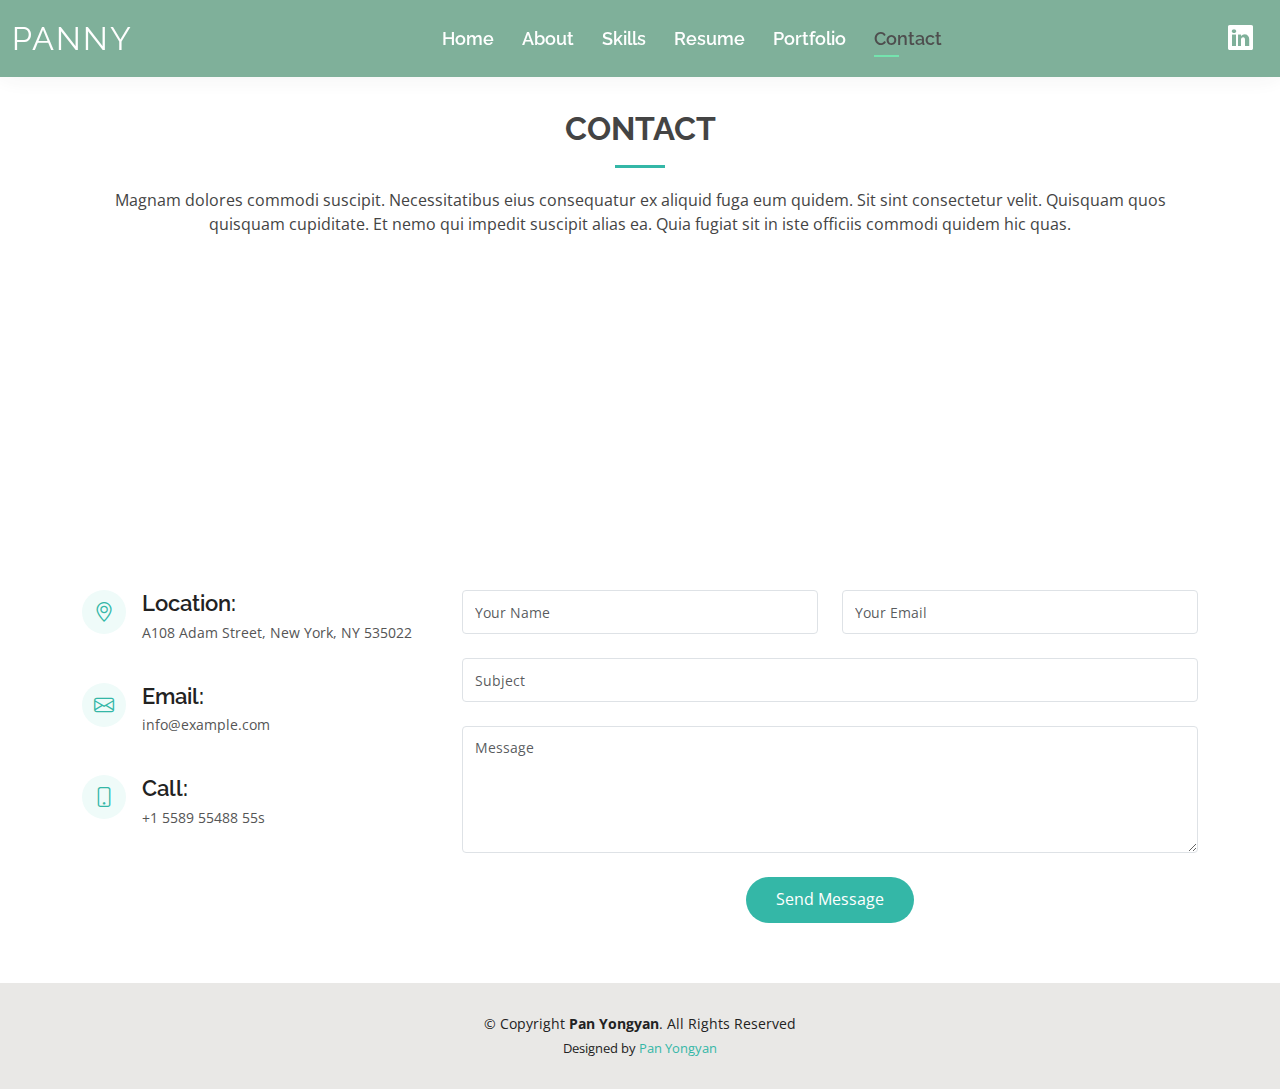
<file: contact.html>
<!DOCTYPE html>
<html lang="en">

<head>
  <meta charset="utf-8">
  <meta content="width=device-width, initial-scale=1.0" name="viewport">

  <title>Contact - Pan Yongyan</title>
  <meta content="" name="description">
  <meta content="" name="keywords">

  <!-- Favicons -->
  <link href="assets/img/favicon.png" rel="icon">
  <link href="assets/img/apple-touch-icon.png" rel="apple-touch-icon">

  <!-- Google Fonts -->
  <link href="https://fonts.googleapis.com/css?family=Open+Sans:300,300i,400,400i,600,600i,700,700i|Raleway:300,300i,400,400i,500,500i,600,600i,700,700i|Poppins:300,300i,400,400i,500,500i,600,600i,700,700i" rel="stylesheet">

  <!-- Vendor CSS Files -->
  <link href="assets/vendor/aos/aos.css" rel="stylesheet">
  <link href="assets/vendor/bootstrap/css/bootstrap.min.css" rel="stylesheet">
  <link href="assets/vendor/bootstrap-icons/bootstrap-icons.css" rel="stylesheet">
  <link href="assets/vendor/boxicons/css/boxicons.min.css" rel="stylesheet">
  <link href="assets/vendor/glightbox/css/glightbox.min.css" rel="stylesheet">
  <link href="assets/vendor/swiper/swiper-bundle.min.css" rel="stylesheet">

  <!-- Template Main CSS File -->
  <link href="assets/css/style.css" rel="stylesheet">

  <!-- =======================================================
  * Template Name: Kelly
  * Template URL: https://bootstrapmade.com/kelly-free-bootstrap-cv-resume-html-template/
  * Updated: Mar 17 2024 with Bootstrap v5.3.3
  * Author: BootstrapMade.com
  * License: https://bootstrapmade.com/license/
  ======================================================== -->
</head>

<body>

  <!-- ======= Header ======= -->
  <header id="header" class="fixed-top">
    <div class="container-fluid d-flex justify-content-between align-items-center">

      <h1 class="logo me-auto me-lg-0"><a href="index.html">PANNY</a></h1>
      <!-- Uncomment below if you prefer to use an image logo -->
      <!-- <a href="index.html" class="logo"><img src="assets/img/logo.png" alt="" class="img-fluid"></a>-->

      <nav id="navbar" class="navbar order-last order-lg-0">
        <ul>
          <li><a href="index.html">Home</a></li>
          <li><a href="about.html">About</a></li>
          <li><a href="skills.html">Skills</a></li>
          <li><a href="resume.html">Resume</a></li>
          <li><a href="portfolio.html">Portfolio</a></li>
          <li><a class="active" href="contact.html">Contact</a></li>
        </ul>
        <i class="bi bi-list mobile-nav-toggle"></i>
      </nav><!-- .navbar -->

      <div class="header-social-links">
        <a href="https://www.linkedin.com/in/yongyan-pan-8737632ab/" class="linkedin"><i class="bi bi-linkedin"></i></i></a>
      </div>

    </div>

  </header><!-- End Header -->

  <main id="main">

    <!-- ======= Contact Section ======= -->
    <section id="contact" class="contact">
      <div class="container" data-aos="fade-up">

        <div class="section-title">
          <h2>Contact</h2>
          <p>Magnam dolores commodi suscipit. Necessitatibus eius consequatur ex aliquid fuga eum quidem. Sit sint consectetur velit. Quisquam quos quisquam cupiditate. Et nemo qui impedit suscipit alias ea. Quia fugiat sit in iste officiis commodi quidem hic quas.</p>
        </div>

        <div>
          <iframe style="border:0; width: 100%; height: 270px;" src="https://www.google.com/maps/embed?pb=!1m14!1m8!1m3!1d12097.433213460943!2d-74.0062269!3d40.7101282!3m2!1i1024!2i768!4f13.1!3m3!1m2!1s0x0%3A0xb89d1fe6bc499443!2sDowntown+Conference+Center!5e0!3m2!1smk!2sbg!4v1539943755621" frameborder="0" allowfullscreen></iframe>
        </div>

        <div class="row mt-5">

          <div class="col-lg-4">
            <div class="info">
              <div class="address">
                <i class="bi bi-geo-alt"></i>
                <h4>Location:</h4>
                <p>A108 Adam Street, New York, NY 535022</p>
              </div>

              <div class="email">
                <i class="bi bi-envelope"></i>
                <h4>Email:</h4>
                <p>info@example.com</p>
              </div>

              <div class="phone">
                <i class="bi bi-phone"></i>
                <h4>Call:</h4>
                <p>+1 5589 55488 55s</p>
              </div>

            </div>

          </div>

          <div class="col-lg-8 mt-5 mt-lg-0">

            <form action="forms/contact.php" method="post" role="form" class="php-email-form">
              <div class="row">
                <div class="col-md-6 form-group">
                  <input type="text" name="name" class="form-control" id="name" placeholder="Your Name" required>
                </div>
                <div class="col-md-6 form-group mt-3 mt-md-0">
                  <input type="email" class="form-control" name="email" id="email" placeholder="Your Email" required>
                </div>
              </div>
              <div class="form-group mt-3">
                <input type="text" class="form-control" name="subject" id="subject" placeholder="Subject" required>
              </div>
              <div class="form-group mt-3">
                <textarea class="form-control" name="message" rows="5" placeholder="Message" required></textarea>
              </div>
              <div class="my-3">
                <div class="loading">Loading</div>
                <div class="error-message"></div>
                <div class="sent-message">Your message has been sent. Thank you!</div>
              </div>
              <div class="text-center"><button type="submit">Send Message</button></div>
            </form>

          </div>

        </div>

      </div>
    </section><!-- End Contact Section -->

  </main><!-- End #main -->

  <!-- ======= Footer ======= -->
  <footer id="footer">
    <div class="container">
      <div class="copyright">
        &copy; Copyright <strong><span>Pan Yongyan</span></strong>. All Rights Reserved
      </div>
      <div class="credits">
        <!-- All the links in the footer should remain intact. -->
        <!-- You can delete the links only if you purchased the pro version. -->
        <!-- Licensing information: https://bootstrapmade.com/license/ -->
        <!-- Purchase the pro version with working PHP/AJAX contact form: https://bootstrapmade.com/kelly-free-bootstrap-cv-resume-html-template/ -->
        Designed by <a href="https://bootstrapmade.com/">Pan Yongyan</a>
      </div>
    </div>
  </footer><!-- End  Footer -->

  <div id="preloader"></div>
  <a href="#" class="back-to-top d-flex align-items-center justify-content-center"><i class="bi bi-arrow-up-short"></i></a>

  <!-- Vendor JS Files -->
  <script src="assets/vendor/purecounter/purecounter_vanilla.js"></script>
  <script src="assets/vendor/aos/aos.js"></script>
  <script src="assets/vendor/bootstrap/js/bootstrap.bundle.min.js"></script>
  <script src="assets/vendor/glightbox/js/glightbox.min.js"></script>
  <script src="assets/vendor/isotope-layout/isotope.pkgd.min.js"></script>
  <script src="assets/vendor/swiper/swiper-bundle.min.js"></script>
  <script src="assets/vendor/waypoints/noframework.waypoints.js"></script>
  <script src="assets/vendor/php-email-form/validate.js"></script>

  <!-- Template Main JS File -->
  <script src="assets/js/main.js"></script>

</body>

</html>
</file>
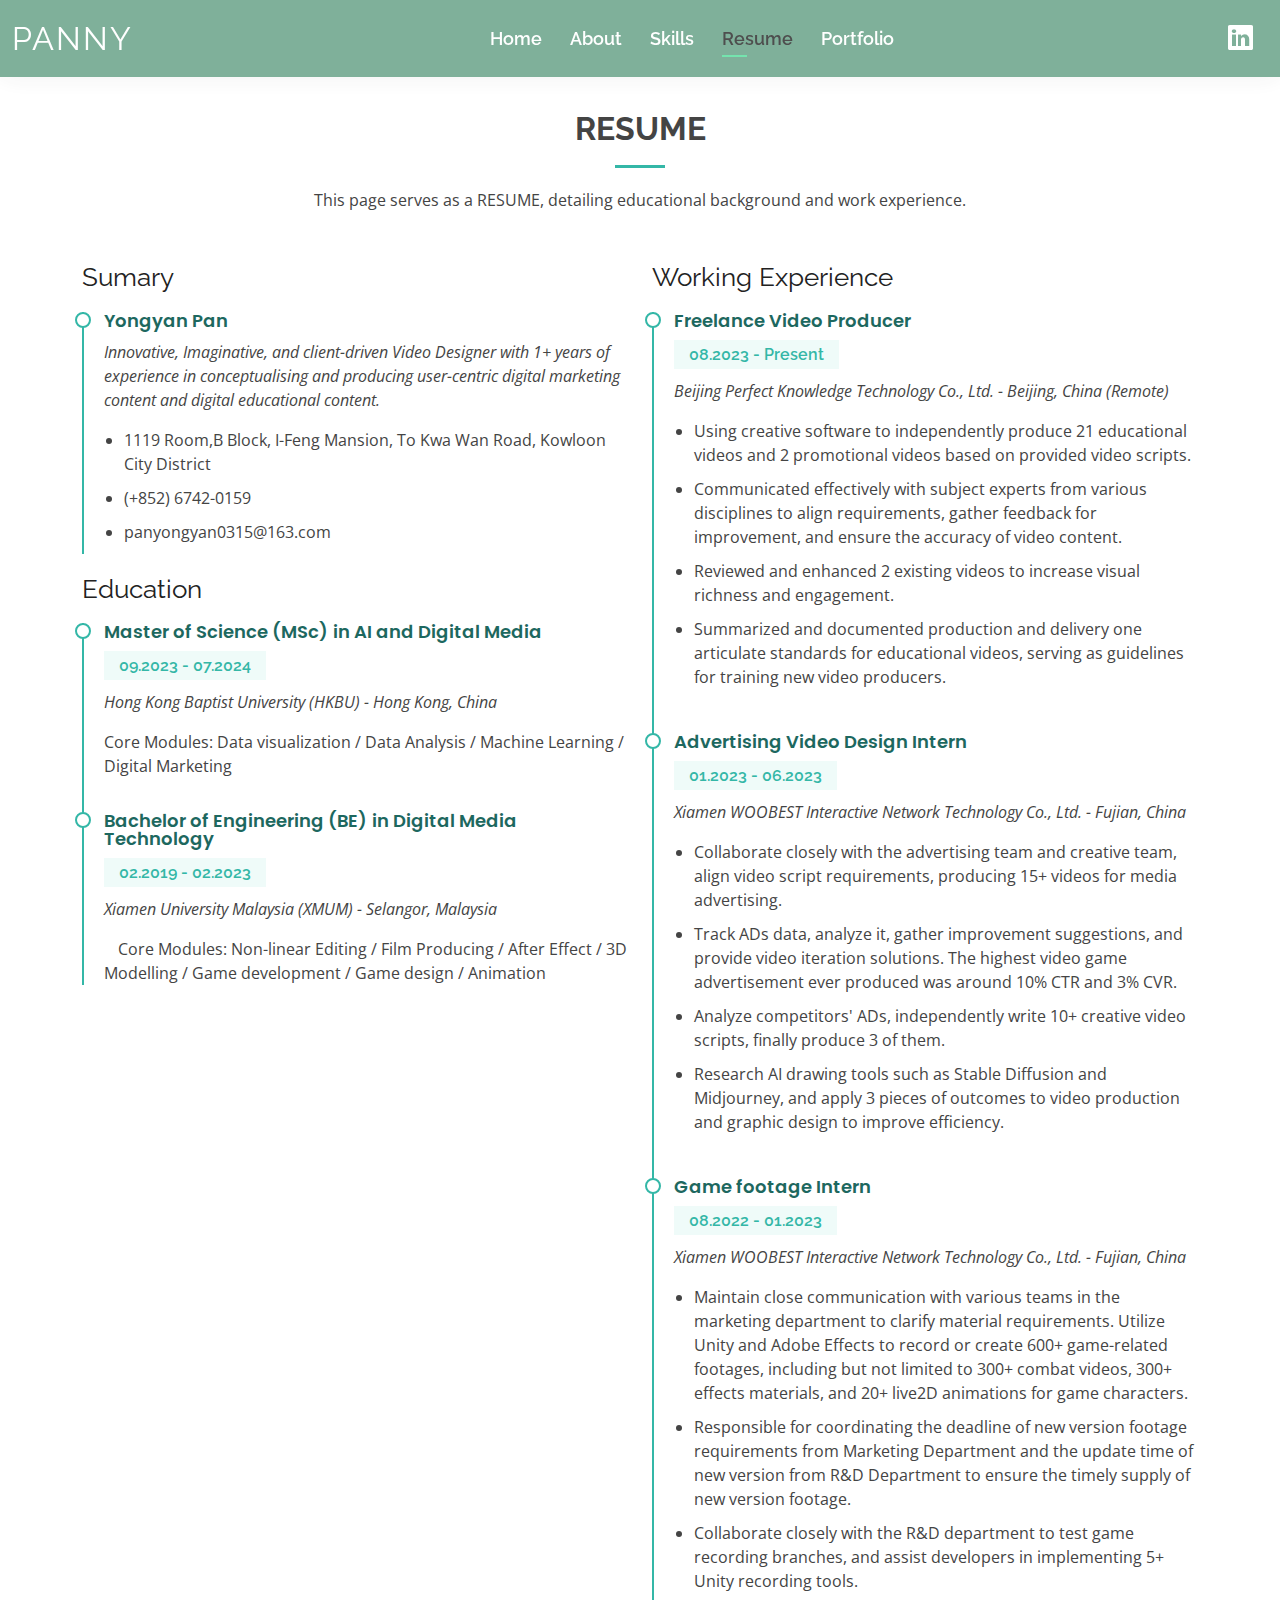
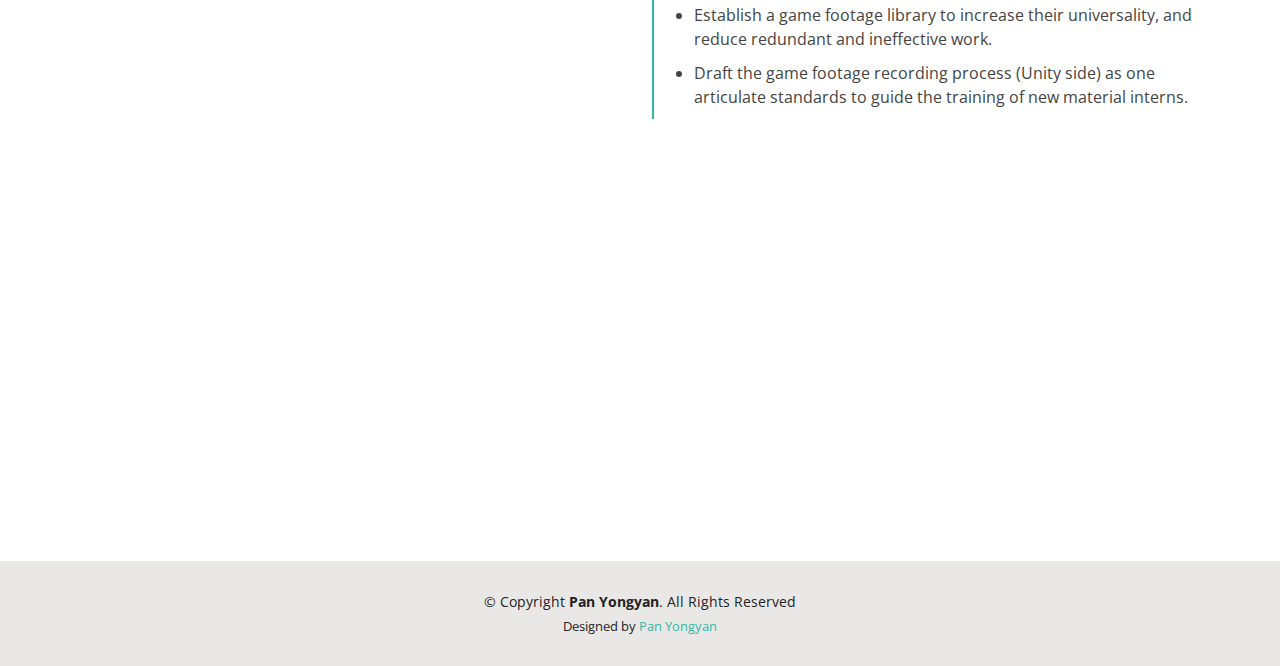
<file: resume.html>
<!DOCTYPE html>
<html lang="en">

<head>
  <meta charset="utf-8">
  <meta content="width=device-width, initial-scale=1.0" name="viewport">

  <title>Resume - Pan Yongyan's creative CV</title>
  <meta content="" name="description">
  <meta content="" name="keywords">

  <!-- Favicons -->
  <link href="assets/img/favicon.png" rel="icon">
  <link href="assets/img/apple-touch-icon.png" rel="apple-touch-icon">

  <!-- Google Fonts -->
  <link href="https://fonts.googleapis.com/css?family=Open+Sans:300,300i,400,400i,600,600i,700,700i|Raleway:300,300i,400,400i,500,500i,600,600i,700,700i|Poppins:300,300i,400,400i,500,500i,600,600i,700,700i" rel="stylesheet">

  <!-- Vendor CSS Files -->
  <link href="assets/vendor/aos/aos.css" rel="stylesheet">
  <link href="assets/vendor/bootstrap/css/bootstrap.min.css" rel="stylesheet">
  <link href="assets/vendor/bootstrap-icons/bootstrap-icons.css" rel="stylesheet">
  <link href="assets/vendor/boxicons/css/boxicons.min.css" rel="stylesheet">
  <link href="assets/vendor/glightbox/css/glightbox.min.css" rel="stylesheet">
  <link href="assets/vendor/swiper/swiper-bundle.min.css" rel="stylesheet">

  <!-- Template Main CSS File -->
  <link href="assets/css/style.css" rel="stylesheet">

  <!-- =======================================================
  * Template Name: Kelly
  * Template URL: https://bootstrapmade.com/kelly-free-bootstrap-cv-resume-html-template/
  * Updated: Mar 17 2024 with Bootstrap v5.3.3
  * Author: BootstrapMade.com
  * License: https://bootstrapmade.com/license/
  ======================================================== -->
</head>

<body>

  <!-- ======= Header ======= -->
  <header id="header" class="fixed-top">
    <div class="container-fluid d-flex justify-content-between align-items-center">

      <h1 class="logo me-auto me-lg-0"><a href="index.html">PANNY</a></h1>
      <!-- Uncomment below if you prefer to use an image logo -->
      <!-- <a href="index.html" class="logo"><img src="assets/img/logo.png" alt="" class="img-fluid"></a>-->

      <nav id="navbar" class="navbar order-last order-lg-0">
        <ul>
          <li><a href="index.html">Home</a></li>
          <li><a href="about.html">About</a></li>
          <li><a href="skills.html">Skills</a></li>
          <li><a class="active" href="resume.html">Resume</a></li>
          <li><a href="portfolio.html">Portfolio</a></li>
          <!--<li><a href="contact.html">Contact</a></li>-->
        </ul>
        <i class="bi bi-list mobile-nav-toggle"></i>
      </nav><!-- .navbar -->

      <div class="header-social-links">
        <a href="https://www.linkedin.com/in/yongyan-pan-8737632ab/" class="linkedin"><i class="bi bi-linkedin"></i></i></a>
      </div>

    </div>

  </header><!-- End Header -->

  <main id="main">

    <!-- ======= Resume Section ======= -->
    <section id="resume" class="resume">
      <div class="container" data-aos="fade-up">

        <div class="section-title">
          <h2>Resume</h2>
          <p>This page serves as a RESUME, detailing educational background and work experience.</p>
        </div>

        <div class="row">
          <div class="col-lg-6">
            <h3 class="resume-title">Sumary</h3>
            <div class="resume-item pb-0">
              <h4>Yongyan Pan</h4>
              <p><em>Innovative, Imaginative, and client-driven Video Designer with 1+ years of experience in conceptualising and producing user-centric digital marketing content and digital educational content.</em></p>
              <p>
              <ul>
                <li>1119 Room,B Block, I-Feng Mansion, To Kwa Wan Road, Kowloon City District</li>
                <li>(+852) 6742-0159</li>
                <li>panyongyan0315@163.com</li>
              </ul>
              </p>
            </div>

            <h3 class="resume-title">Education</h3>
            <div class="resume-item">
              <h4>Master of Science (MSc) in AI and Digital Media</h4>
              <h5>09.2023 - 07.2024</h5>
              <p><em>Hong Kong Baptist University (HKBU) - Hong Kong, China</em></p>
              <p>Core Modules: Data visualization / Data Analysis / Machine Learning / Digital Marketing</p>
            </div>
            <div class="resume-item">
              <h4>Bachelor of Engineering (BE) in Digital Media Technology</h4>
              <h5>02.2019 - 02.2023</h5>
              <p><em>Xiamen University Malaysia (XMUM) - Selangor, Malaysia</em></p>
              <p>	Core Modules: Non-linear Editing / Film Producing / After Effect / 3D Modelling / Game development / Game design / Animation</p>
            </div>
          </div>
          <div class="col-lg-6">
            <h3 class="resume-title">Working Experience</h3>
            <div class="resume-item">
              <h4>Freelance Video Producer</h4>
              <h5>08.2023 - Present</h5>
              <p><em>Beijing Perfect Knowledge Technology Co., Ltd. - Beijing, China (Remote) </em></p>
              <p>
              <ul>
                <li>Using creative software to independently produce 21 educational videos and 2 promotional videos based on provided video scripts.</li>
                <li>Communicated effectively with subject experts from various disciplines to align requirements, gather feedback for improvement, and ensure the accuracy of video content. </li>
                <li>Reviewed and enhanced 2 existing videos to increase visual richness and engagement.</li>
                <li>Summarized and documented production and delivery one articulate standards for educational videos, serving as guidelines for training new video producers.</li>
              </ul>
              </p>
            </div>
            <div class="resume-item">
              <h4>Advertising Video Design Intern</h4>
              <h5>01.2023 - 06.2023</h5>
              <p><em>Xiamen WOOBEST Interactive Network Technology Co., Ltd. - Fujian, China</em></p>
              <p>
              <ul>
                <li>Collaborate closely with the advertising team and creative team, align video script requirements, producing 15+ videos for media advertising.</li>
                <li>Track ADs data, analyze it, gather improvement suggestions, and provide video iteration solutions. The highest video game advertisement ever produced was around 10% CTR and 3% CVR.</li>
                <li>Analyze competitors' ADs, independently write 10+ creative video scripts, finally produce 3 of them.</li>
                <li>Research AI drawing tools such as Stable Diffusion and Midjourney, and apply 3 pieces of outcomes to video production and graphic design to improve efficiency.</li>
              </ul>
              </p>
            </div>
            <div class="resume-item">
              <h4>Game footage Intern</h4>
              <h5>08.2022 - 01.2023</h5>
              <p><em>Xiamen WOOBEST Interactive Network Technology Co., Ltd. - Fujian, China</em></p>
              <p>
              <ul>
                <li>Maintain close communication with various teams in the marketing department to clarify material requirements. Utilize Unity and Adobe Effects to record or create 600+ game-related footages, including but not limited to 300+ combat videos, 300+ effects materials, and 20+ live2D animations for game characters.</li>
                <li>Responsible for coordinating the deadline of new version footage requirements from Marketing Department and the update time of new version from R&D Department to ensure the timely supply of new version footage.</li>
                <li>Collaborate closely with the R&D department to test game recording branches, and assist developers in implementing 5+ Unity recording tools.</li>
                <li>Establish a game footage library to increase their universality, and reduce redundant and ineffective work.</li>
                <li>Draft the game footage recording process (Unity side) as one articulate standards to guide the training of new material interns.</li>
              </ul>
              </p>
            </div>
          </div>
        </div>

      </div>
    </section><!-- End Resume Section -->

    <!-- ======= Facts Section ======= -->
    <section id="facts" class="facts">
      <div class="container" data-aos="fade-up">

        <div class="section-title">
          <h2>Facts</h2>
          <p>Facts of projects completed at school and at work.</p>
        </div>

        <div class="row counters">

          <div class="col-lg-3 col-6 text-center">
            <span id="counter">50+</span>
            <p>Videos</p>
          </div>

          <div class="col-lg-3 col-6 text-center">
            <span id="counter">20+</span>
            <p>live2d Animation</p>
          </div>

          <div class="col-lg-3 col-6 text-center">
            <span id="counter">10+</span>
            <p>Graphic design</p>
          </div>

          <div class="col-lg-3 col-6 text-center">
            <span id="counter">15+</span>
            <p>Digital drawing</p>
          </div>

        </div>

      </div>
    </section><!-- End Facts Section -->

  </main><!-- End #main -->

  <!-- ======= Footer ======= -->
  <footer id="footer">
    <div class="container">
      <div class="copyright">
        &copy; Copyright <strong><span>Pan Yongyan</span></strong>. All Rights Reserved
      </div>
      <div class="credits">
        <!-- All the links in the footer should remain intact. -->
        <!-- You can delete the links only if you purchased the pro version. -->
        <!-- Licensing information: https://bootstrapmade.com/license/ -->
        <!-- Purchase the pro version with working PHP/AJAX contact form: https://bootstrapmade.com/kelly-free-bootstrap-cv-resume-html-template/ -->
        Designed by <a href="https://bootstrapmade.com/">Pan Yongyan</a>
      </div>
    </div>
  </footer><!-- End  Footer -->

  <div id="preloader"></div>
  <a href="#" class="back-to-top d-flex align-items-center justify-content-center"><i class="bi bi-arrow-up-short"></i></a>

  <!-- Vendor JS Files -->
  <script src="assets/vendor/purecounter/purecounter_vanilla.js"></script>
  <script src="assets/vendor/aos/aos.js"></script>
  <script src="assets/vendor/bootstrap/js/bootstrap.bundle.min.js"></script>
  <script src="assets/vendor/glightbox/js/glightbox.min.js"></script>
  <script src="assets/vendor/isotope-layout/isotope.pkgd.min.js"></script>
  <script src="assets/vendor/swiper/swiper-bundle.min.js"></script>
  <script src="assets/vendor/waypoints/noframework.waypoints.js"></script>
  <script src="assets/vendor/php-email-form/validate.js"></script>

  <!-- Template Main JS File -->
  <script src="assets/js/main.js"></script>

</body>

</html>
</file>
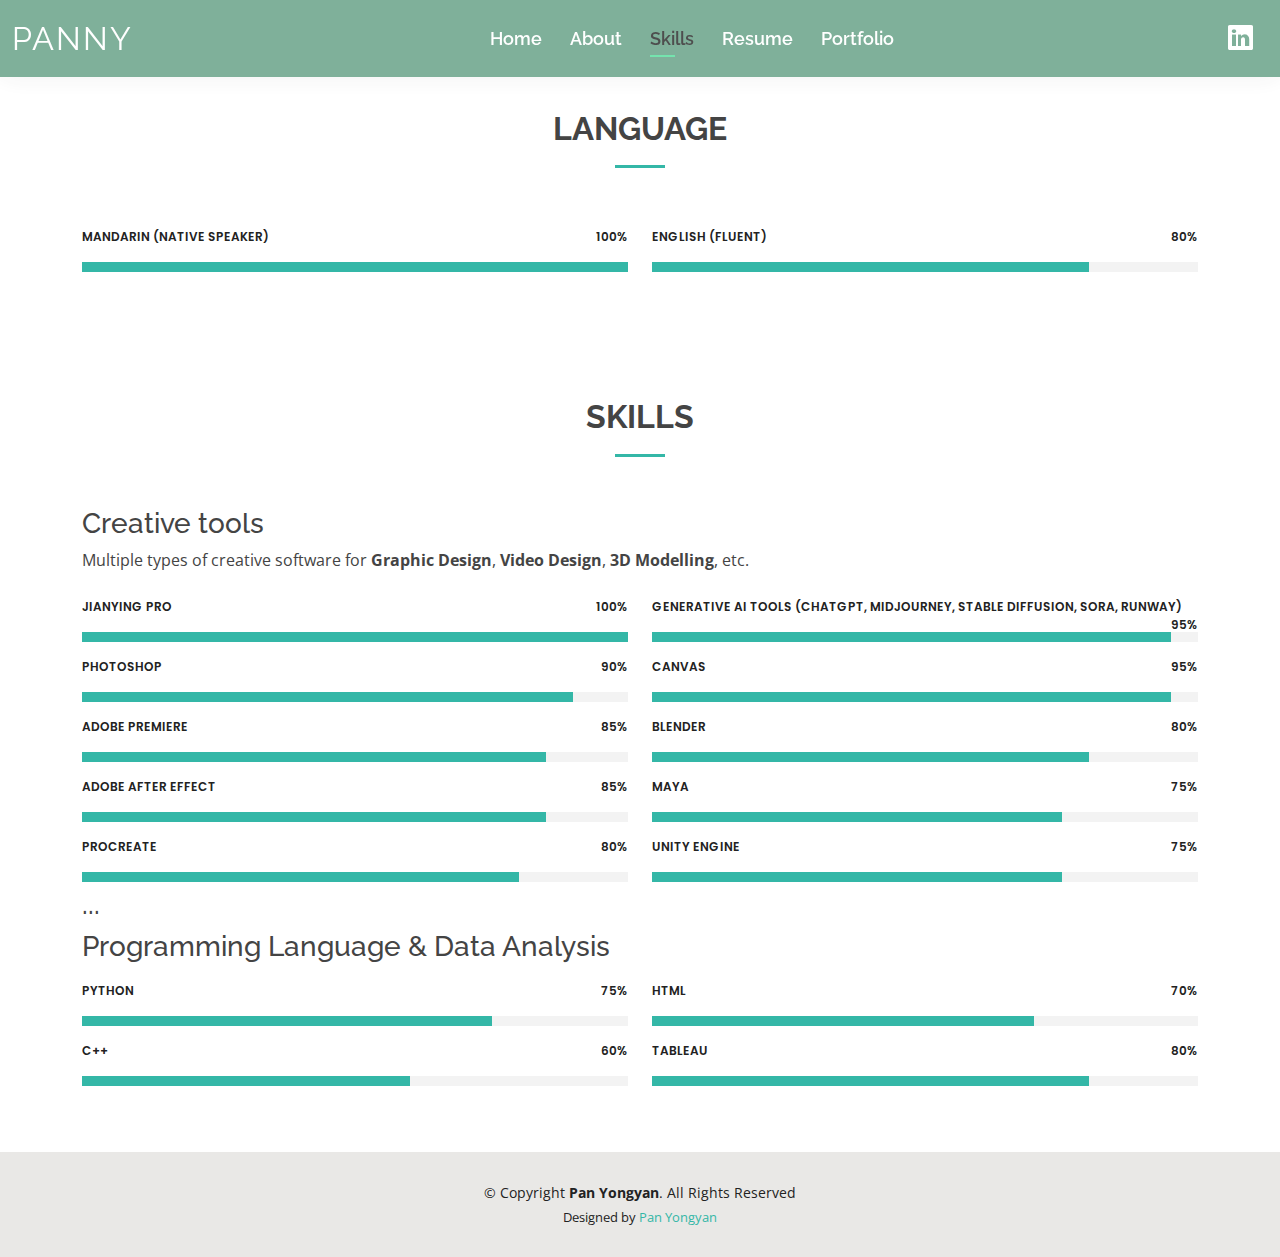
<file: skills.html>
<!DOCTYPE html>
<html lang="en">

<head>
  <meta charset="utf-8">
  <meta content="width=device-width, initial-scale=1.0" name="viewport">

  <title>Skills - Pan Yongyan's creative CV</title>
  <meta content="" name="description">
  <meta content="" name="keywords">

  <!-- Favicons -->
  <link href="assets/img/favicon.png" rel="icon">
  <link href="assets/img/apple-touch-icon.png" rel="apple-touch-icon">

  <!-- Google Fonts -->
  <link href="https://fonts.googleapis.com/css?family=Open+Sans:300,300i,400,400i,600,600i,700,700i|Raleway:300,300i,400,400i,500,500i,600,600i,700,700i|Poppins:300,300i,400,400i,500,500i,600,600i,700,700i" rel="stylesheet">

  <!-- Vendor CSS Files -->
  <link href="assets/vendor/aos/aos.css" rel="stylesheet">
  <link href="assets/vendor/bootstrap/css/bootstrap.min.css" rel="stylesheet">
  <link href="assets/vendor/bootstrap-icons/bootstrap-icons.css" rel="stylesheet">
  <link href="assets/vendor/boxicons/css/boxicons.min.css" rel="stylesheet">
  <link href="assets/vendor/glightbox/css/glightbox.min.css" rel="stylesheet">
  <link href="assets/vendor/swiper/swiper-bundle.min.css" rel="stylesheet">

  <!-- Template Main CSS File -->
  <link href="assets/css/style.css" rel="stylesheet">

  <!-- =======================================================
  * Template Name: Kelly
  * Template URL: https://bootstrapmade.com/kelly-free-bootstrap-cv-resume-html-template/
  * Updated: Mar 17 2024 with Bootstrap v5.3.3
  * Author: BootstrapMade.com
  * License: https://bootstrapmade.com/license/
  ======================================================== -->
</head>

<body>

  <!-- ======= Header ======= -->
  <header id="header" class="fixed-top">
    <div class="container-fluid d-flex justify-content-between align-items-center">

      <h1 class="logo me-auto me-lg-0"><a href="index.html">PANNY</a></h1>
      <!-- Uncomment below if you prefer to use an image logo -->
      <!-- <a href="index.html" class="logo"><img src="assets/img/logo.png" alt="" class="img-fluid"></a>-->

      <nav id="navbar" class="navbar order-last order-lg-0">
        <ul>
          <li><a href="index.html">Home</a></li>
          <li><a href="about.html">About</a></li>
          <li><a class="active" href="skills.html">Skills</a></li>
          <li><a href="resume.html">Resume</a></li>
          <li><a href="portfolio.html">Portfolio</a></li>
          <!--<li><a href="contact.html">Contact</a></li>-->
        </ul>
        <i class="bi bi-list mobile-nav-toggle"></i>
      </nav><!-- .navbar -->

      <div class="header-social-links">
        <a href="https://www.linkedin.com/in/yongyan-pan-8737632ab/" class="linkedin"><i class="bi bi-linkedin"></i></i></a>
      </div>

    </div>

  </header><!-- End Header -->

  <main id="main">

    <!-- ======= Language Section ======= -->
    <section id="skills" class="skills">
      <div class="container" data-aos="fade-up">

        <div class="section-title">
          <h2>Language</h2>
        </div>

        <div class="row skills-content">

          <div class="col-lg-6">

            <div class="progress">
              <span class="skill">Mandarin (native speaker)<i class="val">100%</i></span>
              <div class="progress-bar-wrap">
                <div class="progress-bar" role="progressbar" aria-valuenow="100" aria-valuemin="0" aria-valuemax="100"></div>
              </div>
            </div>
          </div>

          <div class="col-lg-6">
            <div class="progress">
              <span class="skill">English (fluent) <i class="val">80%</i></span>
              <div class="progress-bar-wrap">
                <div class="progress-bar" role="progressbar" aria-valuenow="80" aria-valuemin="0" aria-valuemax="100"></div>
              </div>
            </div>

            </div>

          </div>

        </div>
    </section><!-- End Language Section -->

     <!-- ======= Skills Section ======= -->
     <section id="skills" class="skills">
      <div class="container" data-aos="fade-up">

        <div class="section-title">
          <h2>Skills</h2>
          
        </div>

        <div class="row skills-content">
          <h3>Creative tools</h3>
          <p>Multiple types of creative software for <strong>Graphic Design</strong>, <strong>Video Design</strong>, <strong>3D Modelling</strong>, etc.</p>

          <div class="col-lg-6">

            <div class="progress">
              <span class="skill">JianYing Pro <i class="val">100%</i></span>
              <div class="progress-bar-wrap">
                <div class="progress-bar" role="progressbar" aria-valuenow="100" aria-valuemin="0" aria-valuemax="100"></div>
              </div>
            </div>

            <div class="progress">
              <span class="skill">Photoshop <i class="val">90%</i></span>
              <div class="progress-bar-wrap">
                <div class="progress-bar" role="progressbar" aria-valuenow="90" aria-valuemin="0" aria-valuemax="100"></div>
              </div>
            </div>

            <div class="progress">
              <span class="skill">Adobe Premiere<i class="val">85%</i></span>
              <div class="progress-bar-wrap">
                <div class="progress-bar" role="progressbar" aria-valuenow="85" aria-valuemin="0" aria-valuemax="100"></div>
              </div>
            </div>

            <div class="progress">
              <span class="skill">Adobe After Effect <i class="val">85%</i></span>
              <div class="progress-bar-wrap">
                <div class="progress-bar" role="progressbar" aria-valuenow="85" aria-valuemin="0" aria-valuemax="100"></div>
              </div>
            </div>

            <div class="progress">
              <span class="skill">Procreate <i class="val">80%</i></span>
              <div class="progress-bar-wrap">
                <div class="progress-bar" role="progressbar" aria-valuenow="80" aria-valuemin="0" aria-valuemax="100"></div>
              </div>
            </div>

        </div>

          <div class="col-lg-6">

            <div class="progress">
              <span class="skill">Generative AI tools (ChatGPT, Midjourney, Stable Diffusion, Sora, Runway) <i class="val">95%</i></span>
              <div class="progress-bar-wrap">
                <div class="progress-bar" role="progressbar" aria-valuenow="95" aria-valuemin="0" aria-valuemax="100"></div>
              </div>
            </div>

            <div class="progress">
              <span class="skill">Canvas <i class="val">95%</i></span>
              <div class="progress-bar-wrap">
                <div class="progress-bar" role="progressbar" aria-valuenow="95" aria-valuemin="0" aria-valuemax="100"></div>
              </div>
            </div>

            <div class="progress">
              <span class="skill">Blender <i class="val">80%</i></span>
              <div class="progress-bar-wrap">
                <div class="progress-bar" role="progressbar" aria-valuenow="80" aria-valuemin="0" aria-valuemax="100"></div>
              </div>
            </div>

            <div class="progress">
              <span class="skill">Maya <i class="val">75%</i></span>
              <div class="progress-bar-wrap">
                <div class="progress-bar" role="progressbar" aria-valuenow="75" aria-valuemin="0" aria-valuemax="100"></div>
              </div>
            </div>

            <div class="progress">
              <span class="skill">Unity Engine <i class="val">75%</i></span>
              <div class="progress-bar-wrap">
                <div class="progress-bar" role="progressbar" aria-valuenow="75" aria-valuemin="0" aria-valuemax="100"></div>
              </div>
            </div>

          </div>

          <h3> ...</h3>
          <h3>Programming Language & Data Analysis</h3>
          
          <div class="col-lg-6">

            <div class="progress">
              <span class="skill">Python <i class="val">75%</i></span>
              <div class="progress-bar-wrap">
                <div class="progress-bar" role="progressbar" aria-valuenow="75" aria-valuemin="0" aria-valuemax="100"></div>
              </div>
            </div>

            <div class="progress">
              <span class="skill">C++ <i class="val">60%</i></span>
              <div class="progress-bar-wrap">
                <div class="progress-bar" role="progressbar" aria-valuenow="60" aria-valuemin="0" aria-valuemax="100"></div>
              </div>
            </div>
          </div>

          <div class="col-lg-6">
            <div class="progress">
              <span class="skill">HTML<i class="val">70%</i></span>
              <div class="progress-bar-wrap">
                <div class="progress-bar" role="progressbar" aria-valuenow="70" aria-valuemin="0" aria-valuemax="100"></div>
              </div>
            </div>

            <div class="progress">
              <span class="skill">Tableau <i class="val">80%</i></span>
              <div class="progress-bar-wrap">
                <div class="progress-bar" role="progressbar" aria-valuenow="80" aria-valuemin="0" aria-valuemax="100"></div>
              </div>
            </div>

          </div>

        </div>

      </div>
    </section><!-- End Skills Section -->

    <!-- ======= Services Section ======= -->
    <!--<section id="services" class="services">
      <div class="container" data-aos="fade-up">

        <div class="section-title">
          <h2>Services</h2>
          <p>Magnam dolores commodi suscipit. Necessitatibus eius consequatur ex aliquid fuga eum quidem. Sit sint consectetur velit. Quisquam quos quisquam cupiditate. Et nemo qui impedit suscipit alias ea. Quia fugiat sit in iste officiis commodi quidem hic quas.</p>
        </div>

        <div class="row">
          <div class="col-lg-4 col-md-6 d-flex align-items-stretch" data-aos="zoom-in" data-aos-delay="100">
            <div class="icon-box iconbox-blue">
              <div class="icon">
                <svg width="100" height="100" viewBox="0 0 600 600" xmlns="http://www.w3.org/2000/svg">
                  <path stroke="none" stroke-width="0" fill="#f5f5f5" d="M300,521.0016835830174C376.1290562159157,517.8887921683347,466.0731472004068,529.7835943286574,510.70327084640275,468.03025145048787C554.3714126377745,407.6079735673963,508.03601936045806,328.9844924480964,491.2728898941984,256.3432110539036C474.5976632858925,184.082847569629,479.9380746630129,96.60480741107993,416.23090153303,58.64404602377083C348.86323505073057,18.502131276798302,261.93793281208167,40.57373210992963,193.5410806939664,78.93577620505333C130.42746243093433,114.334589627462,98.30271207620316,179.96522072025542,76.75703585869454,249.04625023123273C51.97151888228291,328.5150500222984,13.704378332031375,421.85034740162234,66.52175969318436,486.19268352777647C119.04800174914682,550.1803526380478,217.28368757567262,524.383925680826,300,521.0016835830174"></path>
                </svg>
                <i class="bx bxl-dribbble"></i>
              </div>
              <h4><a href="">Lorem Ipsum</a></h4>
              <p>Voluptatum deleniti atque corrupti quos dolores et quas molestias excepturi</p>
            </div>
          </div>

          <div class="col-lg-4 col-md-6 d-flex align-items-stretch mt-4 mt-md-0" data-aos="zoom-in" data-aos-delay="200">
            <div class="icon-box iconbox-orange ">
              <div class="icon">
                <svg width="100" height="100" viewBox="0 0 600 600" xmlns="http://www.w3.org/2000/svg">
                  <path stroke="none" stroke-width="0" fill="#f5f5f5" d="M300,582.0697525312426C382.5290701553225,586.8405444964366,449.9789794690241,525.3245884688669,502.5850820975895,461.55621195738473C556.606425686781,396.0723002908107,615.8543463187945,314.28637112970534,586.6730223649479,234.56875336149918C558.9533121215079,158.8439757836574,454.9685369536778,164.00468322053177,381.49747125262974,130.76875717737553C312.15926192815925,99.40240125094834,248.97055460311594,18.661163978235184,179.8680185752513,50.54337015887873C110.5421016452524,82.52863877960104,119.82277516462835,180.83849132639028,109.12597500060166,256.43424936330496C100.08760227029461,320.3096726198365,92.17705696193138,384.0621239912766,124.79988738764834,439.7174275375508C164.83382741302287,508.01625554203684,220.96474134820875,577.5009287672846,300,582.0697525312426"></path>
                </svg>
                <i class="bx bx-file"></i>
              </div>
              <h4><a href="">Sed Perspiciatis</a></h4>
              <p>Duis aute irure dolor in reprehenderit in voluptate velit esse cillum dolore</p>
            </div>
          </div>

          <div class="col-lg-4 col-md-6 d-flex align-items-stretch mt-4 mt-lg-0" data-aos="zoom-in" data-aos-delay="300">
            <div class="icon-box iconbox-pink">
              <div class="icon">
                <svg width="100" height="100" viewBox="0 0 600 600" xmlns="http://www.w3.org/2000/svg">
                  <path stroke="none" stroke-width="0" fill="#f5f5f5" d="M300,541.5067337569781C382.14930387511276,545.0595476570109,479.8736841581634,548.3450877840088,526.4010558755058,480.5488172755941C571.5218469581645,414.80211281144784,517.5187510058486,332.0715597781072,496.52539010469104,255.14436215662573C477.37192572678356,184.95920475031193,473.57363656557914,105.61284051026155,413.0603344069578,65.22779650032875C343.27470386102294,18.654635553484475,251.2091493199835,5.337323636656869,175.0934190732945,40.62881213300186C97.87086631185822,76.43348514350839,51.98124368387456,156.15599469081315,36.44837278890362,239.84606092416172C21.716077023791087,319.22268207091537,43.775223500013084,401.1760424656574,96.891909868211,461.97329694683043C147.22146801428983,519.5804099606455,223.5754009179313,538.201503339737,300,541.5067337569781"></path>
                </svg>
                <i class="bx bx-tachometer"></i>
              </div>
              <h4><a href="">Magni Dolores</a></h4>
              <p>Excepteur sint occaecat cupidatat non proident, sunt in culpa qui officia</p>
            </div>
          </div>

          <div class="col-lg-4 col-md-6 d-flex align-items-stretch mt-4" data-aos="zoom-in" data-aos-delay="100">
            <div class="icon-box iconbox-yellow">
              <div class="icon">
                <svg width="100" height="100" viewBox="0 0 600 600" xmlns="http://www.w3.org/2000/svg">
                  <path stroke="none" stroke-width="0" fill="#f5f5f5" d="M300,503.46388370962813C374.79870501325706,506.71871716319447,464.8034551963731,527.1746412648533,510.4981551193396,467.86667711651364C555.9287308511215,408.9015244558933,512.6030010748507,327.5744911775523,490.211057578863,256.5855673507754C471.097692560561,195.9906835881958,447.69079081568157,138.11976852964426,395.19560036434837,102.3242989838813C329.3053358748298,57.3949838291264,248.02791733380457,8.279543830951368,175.87071277845988,42.242879143198664C103.41431057327972,76.34704239035025,93.79494320519305,170.9812938413882,81.28167332365135,250.07896920659033C70.17666984294237,320.27484674793965,64.84698225790005,396.69656628748305,111.28512138212992,450.4950937839243C156.20124167950087,502.5303643271138,231.32542653798444,500.4755392045468,300,503.46388370962813"></path>
                </svg>
                <i class="bx bx-layer"></i>
              </div>
              <h4><a href="">Nemo Enim</a></h4>
              <p>At vero eos et accusamus et iusto odio dignissimos ducimus qui blanditiis</p>
            </div>
          </div>

          <div class="col-lg-4 col-md-6 d-flex align-items-stretch mt-4" data-aos="zoom-in" data-aos-delay="200">
            <div class="icon-box iconbox-red">
              <div class="icon">
                <svg width="100" height="100" viewBox="0 0 600 600" xmlns="http://www.w3.org/2000/svg">
                  <path stroke="none" stroke-width="0" fill="#f5f5f5" d="M300,532.3542879108572C369.38199826031484,532.3153073249985,429.10787420159085,491.63046689027357,474.5244479745417,439.17860296908856C522.8885846962883,383.3225815378663,569.1668002868075,314.3205725914397,550.7432151929288,242.7694973846089C532.6665558377875,172.5657663291529,456.2379748765914,142.6223662098291,390.3689995646985,112.34683881706744C326.66090330228417,83.06452184765237,258.84405631176094,53.51806209861945,193.32584062364296,78.48882559362697C121.61183558270385,105.82097193414197,62.805066853699245,167.19869350419734,48.57481801355237,242.6138429142374C34.843463184063346,315.3850353017275,76.69343916112496,383.4422959591041,125.22947124332185,439.3748458443577C170.7312796277747,491.8107796887764,230.57421082200815,532.3932930995766,300,532.3542879108572"></path>
                </svg>
                <i class="bx bx-slideshow"></i>
              </div>
              <h4><a href="">Dele Cardo</a></h4>
              <p>Quis consequatur saepe eligendi voluptatem consequatur dolor consequuntur</p>
            </div>
          </div>

          <div class="col-lg-4 col-md-6 d-flex align-items-stretch mt-4" data-aos="zoom-in" data-aos-delay="300">
            <div class="icon-box iconbox-teal">
              <div class="icon">
                <svg width="100" height="100" viewBox="0 0 600 600" xmlns="http://www.w3.org/2000/svg">
                  <path stroke="none" stroke-width="0" fill="#f5f5f5" d="M300,566.797414625762C385.7384707136149,576.1784315230908,478.7894351017131,552.8928747891023,531.9192734346935,484.94944893311C584.6109503024035,417.5663521118492,582.489472248146,322.67544863468447,553.9536738515405,242.03673114598146C529.1557734026468,171.96086150256528,465.24506316201064,127.66468636344209,395.9583748389544,100.7403814666027C334.2173773831606,76.7482773500951,269.4350130405921,84.62216499799875,207.1952322260088,107.2889140133804C132.92018162631612,134.33871894543012,41.79353780512637,160.00259165414826,22.644507872594943,236.69541883565114C3.319112789854554,314.0945973066697,72.72355303640163,379.243833228382,124.04198916343866,440.3218312028393C172.9286146004772,498.5055451809895,224.45579914871206,558.5317968840102,300,566.797414625762"></path>
                </svg>
                <i class="bx bx-arch"></i>
              </div>
              <h4><a href="">Divera Don</a></h4>
              <p>Modi nostrum vel laborum. Porro fugit error sit minus sapiente sit aspernatur</p>
            </div>
          </div>

        </div>

      </div> 
    </section> End Services Section -->

  </main><!-- End #main -->

  <!-- ======= Footer ======= -->
  <footer id="footer">
    <div class="container">
      <div class="copyright">
        &copy; Copyright <strong><span>Pan Yongyan</span></strong>. All Rights Reserved
      </div>
      <div class="credits">
        <!-- All the links in the footer should remain intact. -->
        <!-- You can delete the links only if you purchased the pro version. -->
        <!-- Licensing information: https://bootstrapmade.com/license/ -->
        <!-- Purchase the pro version with working PHP/AJAX contact form: https://bootstrapmade.com/kelly-free-bootstrap-cv-resume-html-template/ -->
        Designed by <a href="https://bootstrapmade.com/">Pan Yongyan</a>
      </div>
    </div>
  </footer><!-- End  Footer -->

  <div id="preloader"></div>
  <a href="#" class="back-to-top d-flex align-items-center justify-content-center"><i class="bi bi-arrow-up-short"></i></a>

  <!-- Vendor JS Files -->
  <script src="assets/vendor/purecounter/purecounter_vanilla.js"></script>
  <script src="assets/vendor/aos/aos.js"></script>
  <script src="assets/vendor/bootstrap/js/bootstrap.bundle.min.js"></script>
  <script src="assets/vendor/glightbox/js/glightbox.min.js"></script>
  <script src="assets/vendor/isotope-layout/isotope.pkgd.min.js"></script>
  <script src="assets/vendor/swiper/swiper-bundle.min.js"></script>
  <script src="assets/vendor/waypoints/noframework.waypoints.js"></script>
  <script src="assets/vendor/php-email-form/validate.js"></script>

  <!-- Template Main JS File -->
  <script src="assets/js/main.js"></script>

</body>

</html>
</file>
<file: assets/css/style.css>
/**
* Template Name: Kelly
* Template URL: https://bootstrapmade.com/kelly-free-bootstrap-cv-resume-html-template/
* Updated: Mar 17 2024 with Bootstrap v5.3.3
* Author: BootstrapMade.com
* License: https://bootstrapmade.com/license/
*/

/*--------------------------------------------------------------
# General
--------------------------------------------------------------*/
body {
  font-family: "Open Sans", sans-serif;
  color: #444444;
}

a {
  color: #299862;
  text-decoration: none;
}

a:hover {
  color: #26d29b;
  text-decoration: none;
}

h1,
h2,
h3,
h4,
h5,
h6 {
  font-family: "Raleway", sans-serif;
}

#main {
  margin-top: 50px;
}

@media (max-width: 992px) {
  #main {
    margin-top: 30px;
  }
}

/*--------------------------------------------------------------
# Preloader
--------------------------------------------------------------*/
#preloader {
  position: fixed;
  top: 0;
  left: 0;
  right: 0;
  bottom: 0;
  z-index: 9999;
  overflow: hidden;
  background: #fff;
}

#preloader:before {
  content: "";
  position: fixed;
  top: calc(50% - 30px);
  left: calc(50% - 30px);
  border: 6px solid #299862;
  border-top-color: #dcf5f2;
  border-radius: 50%;
  width: 60px;
  height: 60px;
  animation: animate-preloader 1s linear infinite;
}

@keyframes animate-preloader {
  0% {
    transform: rotate(0deg);
  }

  100% {
    transform: rotate(360deg);
  }
}

/*--------------------------------------------------------------
# Back to top button
--------------------------------------------------------------*/
.back-to-top {
  position: fixed;
  visibility: hidden;
  opacity: 0;
  right: 15px;
  bottom: 15px;
  z-index: 996;
  background: #299862;
  width: 40px;
  height: 40px;
  border-radius: 50px;
  transition: all 0.4s;
}

.back-to-top i {
  font-size: 24px;
  color: #fff;
  line-height: 0;
}

.back-to-top:hover {
  background: #299862;
  color: #fff;
}

.back-to-top.active {
  visibility: visible;
  opacity: 1;
}

/*--------------------------------------------------------------
# Header
--------------------------------------------------------------*/
#header {
  background: #5f9d81;
  box-shadow: 0px 0px 25px 0 rgba(0, 0, 0, 0.08);
  z-index: 997;
  padding: 15px 0;
  opacity: 80%;
}

#header .logo {
  font-size: 32px;
  margin: 0;
  padding: 0;
  line-height: 1;
  font-weight: 400;
  letter-spacing: 2px;
  text-transform: uppercase;
}

#header .logo a {
  color: #ffffff;
}

#header .logo img {
  max-height: 50px;
}

@media (max-width: 992px) {
  #header .logo {
    font-size: 32px;
  }
}

/*--------------------------------------------------------------
# Header Social Links
--------------------------------------------------------------*/
.header-social-links {
  padding-right: 15px;
}

.header-social-links a {
  color: #ffffff;
  padding-left: 6px;
  display: inline-block;
  line-height: 0px;
  transition: 0.3s;
  font-size: 25px;
}

.header-social-links a:hover {
  color: #34b7a7;
}

/*--------------------------------------------------------------
# Navigation Menu
--------------------------------------------------------------*/
/**
* Desktop Navigation 
*/
.navbar {
  padding: 0;
}

.navbar ul {
  margin: 0;
  padding: 0;
  display: flex;
  list-style: none;
  align-items: center;
}

.navbar li {
  position: relative;
  padding: 10px 0 10px 28px;
}

.navbar a,
.navbar a:focus {
  display: flex;
  align-items: center;
  justify-content: space-between;
  font-family: "Raleway", sans-serif;
  font-size: 18px;
  font-weight: 600;
  color: #ffffff;
  white-space: nowrap;
  transition: 0.3s;
  position: relative;
}

.navbar a i,
.navbar a:focus i {
  font-size: 20px;
  line-height: 0;
  margin-left: 10px;
}

.navbar>ul>li>a:before {
  content: "";
  position: absolute;
  width: 0;
  height: 2px;
  bottom: -5px;
  left: 0;
  background-color: #52de9a;
  visibility: hidden;
  width: 0px;
  transition: all 0.3s ease-in-out 0s;
}

.navbar a:hover:before,
.navbar li:hover>a:before,
.navbar .active:before {
  visibility: visible;
  width: 25px;
}

.navbar a:hover,
.navbar .active,
.navbar .active:focus,
.navbar li:hover>a {
  color: #222222;
}

.navbar .dropdown ul {
  display: block;
  position: absolute;
  left: 14px;
  top: calc(100% + 30px);
  margin: 0;
  padding: 10px 0;
  z-index: 99;
  opacity: 0;
  visibility: hidden;
  background: #fff;
  box-shadow: 0px 0px 30px rgba(127, 137, 161, 0.25);
  transition: 0.3s;
  border-radius: 4px;
}

.navbar .dropdown ul li {
  min-width: 200px;
  padding: 0;
}

.navbar .dropdown ul a {
  padding: 10px 20px;
  font-size: 15px;
  text-transform: none;
  font-weight: 600;
}

.navbar .dropdown ul a i {
  font-size: 12px;
}

.navbar .dropdown ul a:hover,
.navbar .dropdown ul .active:hover,
.navbar .dropdown ul li:hover>a {
  color: #34b7a7;
}

.navbar .dropdown:hover>ul {
  opacity: 1;
  top: 100%;
  visibility: visible;
}

.navbar .dropdown .dropdown ul {
  top: 0;
  left: calc(100% - 30px);
  visibility: hidden;
}

.navbar .dropdown .dropdown:hover>ul {
  opacity: 1;
  top: 0;
  left: 100%;
  visibility: visible;
}

@media (max-width: 1366px) {
  .navbar .dropdown .dropdown ul {
    left: -90%;
  }

  .navbar .dropdown .dropdown:hover>ul {
    left: -100%;
  }
}

/**
* Mobile Navigation 
*/
.mobile-nav-toggle {
  color: #222222;
  font-size: 28px;
  cursor: pointer;
  display: none;
  line-height: 0;
  transition: 0.5s;
}

.mobile-nav-toggle.bi-x {
  color: #fff;
}

@media (max-width: 991px) {
  .mobile-nav-toggle {
    display: block;
  }

  .navbar ul {
    display: none;
  }
}

.navbar-mobile {
  position: fixed;
  overflow: hidden;
  top: 0;
  right: 0;
  left: 0;
  bottom: 0;
  background: rgba(9, 9, 9, 0.9);
  transition: 0.3s;
  z-index: 999;
}

.navbar-mobile .mobile-nav-toggle {
  position: absolute;
  top: 15px;
  right: 15px;
}

.navbar-mobile ul {
  display: block;
  position: absolute;
  top: 55px;
  right: 15px;
  bottom: 15px;
  left: 15px;
  padding: 10px 0;
  border-radius: 10px;
  background-color: #fff;
  overflow-y: auto;
  transition: 0.3s;
}

.navbar-mobile a,
.navbar-mobile a:focus {
  font-size: 15px;
  padding-right: 15px;
  color: #222222;
}

.navbar-mobile a:hover,
.navbar-mobile .active,
.navbar-mobile li:hover>a {
  color: #34b7a7;
}

.navbar-mobile .getstarted,
.navbar-mobile .getstarted:focus {
  margin: 15px;
}

.navbar-mobile .dropdown ul {
  position: static;
  display: none;
  margin: 10px 20px;
  padding: 10px 0;
  z-index: 99;
  opacity: 1;
  visibility: visible;
  background: #fff;
  box-shadow: 0px 0px 30px rgba(127, 137, 161, 0.25);
}

.navbar-mobile .dropdown ul li {
  min-width: 200px;
}

.navbar-mobile .dropdown ul a {
  padding: 10px 20px;
}

.navbar-mobile .dropdown ul a i {
  font-size: 12px;
}

.navbar-mobile .dropdown ul a:hover,
.navbar-mobile .dropdown ul .active:hover,
.navbar-mobile .dropdown ul li:hover>a {
  color: #34b7a7;
}

.navbar-mobile .dropdown>.dropdown-active {
  display: block;
}

/*--------------------------------------------------------------
# Hero Section
--------------------------------------------------------------*/
#hero {
  width: 100%;
  height: 100vh;
  background: url("../img/firstpage-bg.jpg")center 40%;
  background-size:cover;
}

#hero .container {
  padding-top: 70px;
  position: relative;
}

@media (max-width: 992px) {
  #hero .container {
    padding-top: 58px;
  }
}

#hero h1 {
  margin: 0;
  font-size: 48px;
  font-weight: 700;
  line-height: 56px;
  color: #ffffff;
}

#hero h2 {
  color: #ffffff;
  margin: 10px 0 0 0;
  font-size: 22px;
}

#hero .btn-about {
  font-family: "Raleway", sans-serif;
  text-transform: uppercase;
  font-weight: 600;
  font-size: 12px;
  letter-spacing: 1px;
  display: inline-block;
  padding: 12px 40px;
  border-radius: 50px;
  transition: 0.5s;
  margin-top: 30px;
  color: #fff;
  background: #5f9d81;
}

#hero .btn-download {
  font-family: "Raleway", sans-serif;
  text-transform: uppercase;
  font-weight: 600;
  font-size: 12px;
  letter-spacing: 1px;
  display: inline-block;
  padding: 12px 40px;
  border-radius: 50px;
  transition: 0.5s;
  margin-top: 30px;
  color: #fff;
  background: #5f9d81;
}

#hero .btn-about:hover {
  background: #7dcba8;
}

#hero .btn-download:hover {
  background: #7dcba8;
}

@media (min-width: 1024px) {
  #hero {
    background-attachment: fixed;
  }
}

@media (max-width: 992px) {
  #hero:before {
    content: "";
    background: rgba(255, 255, 255, 0.8);
    position: absolute;
    bottom: 0;
    top: 0;
    left: 0;
    right: 0;
  }

  #hero h1 {
    font-size: 28px;
    line-height: 36px;
  }

  #hero h2 {
    font-size: 18px;
    line-height: 24px;
  }
}

/*--------------------------------------------------------------
# Sections General
--------------------------------------------------------------*/
section {
  padding: 60px 0;
}

.section-bg {
  background-color: #e7f8f6;
}

.section-title {
  text-align: center;
  padding-bottom: 30px;
}

.section-title h2 {
  font-size: 32px;
  font-weight: bold;
  text-transform: uppercase;
  margin-bottom: 20px;
  padding-bottom: 20px;
  position: relative;
}

.section-title h2::after {
  content: "";
  position: absolute;
  display: block;
  width: 50px;
  height: 3px;
  background: #34b7a7;
  bottom: 0;
  left: calc(50% - 25px);
}

.section-title p {
  margin-bottom: 0;
}

/*--------------------------------------------------------------
# Cta
--------------------------------------------------------------*/
.cta {
  background: linear-gradient(rgba(0, 0, 0, 0.6), rgba(0, 0, 0, 0.6)), url("../img/bg-1.jpg") fixed center center;
  background-size: cover;
  padding: 80px 0;
}

.cta h3 {
  color: #fff;
  font-size: 28px;
  font-weight: 700;
}

.cta p {
  color: #fff;
}

.cta .cta-btn {
  font-family: "Raleway", sans-serif;
  text-transform: uppercase;
  font-weight: 500;
  font-size: 16px;
  letter-spacing: 1px;
  display: inline-block;
  padding: 8px 20px;
  border-radius: 2px;
  transition: 0.5s;
  margin: 10px;
  border: 2px solid #fff;
  color: #fff;
}

.cta .cta-btn:hover {
  background: #34b7a7;
  border: 2px solid #34b7a7;
}

@media (max-width: 1024px) {
  .cta {
    background-attachment: scroll;
  }
}

@media (min-width: 769px) {
  .cta .cta-btn-container {
    display: flex;
    align-items: center;
    justify-content: flex-end;
  }
}

/*--------------------------------------------------------------
# About
--------------------------------------------------------------*/
.about .content h3 {
  font-weight: 700;
  font-size: 26px;
  color: #555555;
}

.about .content ul {
  list-style: none;
  padding: 0;
}

.about .content ul li {
  padding-bottom: 10px;
}

.about .content ul i {
  font-size: 20px;
  padding-right: 2px;
  color: #34b7a7;
}

.about .content p:last-child {
  margin-bottom: 0;
}

/*--------------------------------------------------------------
# Skills
--------------------------------------------------------------*/
.skills .progress {
  height: 60px;
  display: block;
  background: none;
  border-radius: 0;
}

.skills .progress .skill {
  padding: 10px 0;
  margin: 0 0 6px 0;
  text-transform: uppercase;
  display: block;
  font-weight: 600;
  font-family: "Poppins", sans-serif;
  color: #222222;
}

.skills .progress .skill .val {
  float: right;
  font-style: normal;
}

.skills .progress-bar-wrap {
  background: #f3f3f3;
}

.skills .progress-bar {
  width: 1px;
  height: 10px;
  transition: 0.9s;
  background-color: #34b7a7;
}

/*--------------------------------------------------------------
# Facts
--------------------------------------------------------------*/
.facts .counters span {
  font-size: 48px;
  display: block;
  color: #34b7a7;
}

.facts .counters p {
  padding: 0;
  margin: 0 0 20px 0;
  font-family: "Raleway", sans-serif;
  font-size: 14px;
}

/*--------------------------------------------------------------
# Testimonials
--------------------------------------------------------------*/
.testimonials .section-header {
  margin-bottom: 40px;
}

.testimonials .testimonials-carousel,
.testimonials .testimonials-slider {
  overflow: hidden;
}

.testimonials .testimonial-item {
  text-align: center;
}

.testimonials .testimonial-item .testimonial-img {
  width: 120px;
  border-radius: 50%;
  border: 4px solid #fff;
  margin: 0 auto;
}

.testimonials .testimonial-item h3 {
  font-size: 20px;
  font-weight: bold;
  margin: 10px 0 5px 0;
  color: #111;
}

.testimonials .testimonial-item h4 {
  font-size: 14px;
  color: #999;
  margin: 0 0 15px 0;
}

.testimonials .testimonial-item .quote-icon-left,
.testimonials .testimonial-item .quote-icon-right {
  color: #c8efea;
  font-size: 26px;
}

.testimonials .testimonial-item .quote-icon-left {
  display: inline-block;
  left: -5px;
  position: relative;
}

.testimonials .testimonial-item .quote-icon-right {
  display: inline-block;
  right: -5px;
  position: relative;
  top: 10px;
}

.testimonials .testimonial-item p {
  font-style: italic;
  margin: 0 auto 15px auto;
}

@media (min-width: 992px) {
  .testimonials .testimonial-item p {
    width: 80%;
  }
}

.testimonials .swiper-pagination {
  margin-top: 20px;
  position: relative;
}

.testimonials .swiper-pagination .swiper-pagination-bullet {
  width: 12px;
  height: 12px;
  background-color: #fff;
  opacity: 1;
  border: 1px solid #34b7a7;
}

.testimonials .swiper-pagination .swiper-pagination-bullet-active {
  background-color: #34b7a7;
}

/*--------------------------------------------------------------
# Resume
--------------------------------------------------------------*/
.resume .resume-title {
  font-size: 26px;
  font-weight: 400;
  margin-top: 20px;
  margin-bottom: 20px;
  color: #222222;
}

.resume .resume-item {
  padding: 0 0 20px 20px;
  margin-top: -2px;
  border-left: 2px solid #34b7a7;
  position: relative;
}

.resume .resume-item h4 {
  line-height: 18px;
  font-size: 18px;
  font-weight: 600;
  font-family: "Poppins", sans-serif;
  color: #1d685f;
  margin-bottom: 10px;
}

.resume .resume-item h5 {
  font-size: 16px;
  background: #effbf9;
  padding: 5px 15px;
  display: inline-block;
  font-weight: 600;
  margin-bottom: 10px;
  color: #34b7a7;
}

.resume .resume-item ul {
  padding-left: 20px;
}

.resume .resume-item ul li {
  padding-bottom: 10px;
}

.resume .resume-item:last-child {
  padding-bottom: 0;
}

.resume .resume-item::before {
  content: "";
  position: absolute;
  width: 16px;
  height: 16px;
  border-radius: 50px;
  left: -9px;
  top: 0;
  background: #fff;
  border: 2px solid #34b7a7;
}

/*--------------------------------------------------------------
# Services
--------------------------------------------------------------*/
.services .icon-box {
  text-align: center;
  padding: 70px 20px 80px 20px;
  transition: all ease-in-out 0.3s;
  background: #fff;
  box-shadow: 0px 0 35px 0 rgba(0, 0, 0, 0.08);
}

.services .icon-box .icon {
  margin: 0 auto;
  width: 100px;
  height: 100px;
  display: flex;
  align-items: center;
  justify-content: center;
  transition: ease-in-out 0.3s;
  position: relative;
}

.services .icon-box .icon i {
  font-size: 36px;
  transition: 0.5s;
  position: relative;
}

.services .icon-box .icon svg {
  position: absolute;
  top: 0;
  left: 0;
}

.services .icon-box .icon svg path {
  transition: 0.5s;
  fill: #f5f5f5;
}

.services .icon-box h4 {
  font-weight: 600;
  margin: 10px 0 15px 0;
  font-size: 22px;
}

.services .icon-box h4 a {
  color: #222222;
  transition: ease-in-out 0.3s;
}

.services .icon-box p {
  line-height: 24px;
  font-size: 14px;
  margin-bottom: 0;
}

.services .iconbox-blue i {
  color: #47aeff;
}

.services .iconbox-blue:hover .icon i {
  color: #fff;
}

.services .iconbox-blue:hover .icon path {
  fill: #47aeff;
}

.services .iconbox-orange i {
  color: #ffa76e;
}

.services .iconbox-orange:hover .icon i {
  color: #fff;
}

.services .iconbox-orange:hover .icon path {
  fill: #ffa76e;
}

.services .iconbox-pink i {
  color: #e80368;
}

.services .iconbox-pink:hover .icon i {
  color: #fff;
}

.services .iconbox-pink:hover .icon path {
  fill: #e80368;
}

.services .iconbox-yellow i {
  color: #ffbb2c;
}

.services .iconbox-yellow:hover .icon i {
  color: #fff;
}

.services .iconbox-yellow:hover .icon path {
  fill: #ffbb2c;
}

.services .iconbox-red i {
  color: #ff5828;
}

.services .iconbox-red:hover .icon i {
  color: #fff;
}

.services .iconbox-red:hover .icon path {
  fill: #ff5828;
}

.services .iconbox-teal i {
  color: #11dbcf;
}

.services .iconbox-teal:hover .icon i {
  color: #fff;
}

.services .iconbox-teal:hover .icon path {
  fill: #11dbcf;
}

/*--------------------------------------------------------------
# Portfolio
--------------------------------------------------------------*/
.portfolio .portfolio-item {
  margin-bottom: 30px;
}

.portfolio #portfolio-flters {
  padding: 0;
  margin: 0 auto 20px auto;
  list-style: none;
  text-align: center;
}

.portfolio #portfolio-flters li {
  cursor: pointer;
  display: inline-block;
  padding: 8px 16px 10px 16px;
  font-size: 13px;
  font-weight: 500;
  line-height: 1;
  text-transform: uppercase;
  color: #444444;
  margin-bottom: 5px;
  transition: all 0.3s ease-in-out;
  border-radius: 50px;
}

.portfolio #portfolio-flters li:hover,
.portfolio #portfolio-flters li.filter-active {
  color: #fff;
  background: #34b7a7;
}

.portfolio #portfolio-flters li:last-child {
  margin-right: 0;
}

.portfolio .portfolio-wrap {
  transition: 0.3s;
  position:relative;
  overflow: hidden;
  align-tracks: center;
  z-index: 1;
  background: rgba(0, 0, 0, 1);
}

.portfolio .portfolio-wrap::before {
  content: "";
  background: rgba(34, 34, 34, 0.6);
  position: absolute;
  left: 0;
  right: 0;
  top: 0;
  bottom: 0;
  transition: all ease-in-out 0.3s;
  z-index: 2;
  opacity: 0;
}

.portfolio .portfolio-wrap img {
  transition: all ease-in-out 0.3s;
}

.portfolio .portfolio-wrap .portfolio-info {
  opacity: 0;
  position: absolute;
  top: 0;
  left: 0;
  right: 0;
  bottom: 0;
  z-index: 3;
  transition: all ease-in-out 0.3s;
  display: flex;
  flex-direction: column;
  justify-content: flex-end;
  align-items: flex-start;
  padding: 20px;
}

.portfolio .portfolio-wrap .portfolio-info h4 {
  font-size: 20px;
  color: #fff;
  font-weight: 600;
}

.portfolio .portfolio-wrap .portfolio-info p {
  color: rgba(255, 255, 255, 0.7);
  font-size: 14px;
  text-transform: uppercase;
  padding: 0;
  margin: 0;
  font-style: italic;
}

.portfolio .portfolio-wrap .portfolio-links {
  text-align: center;
  z-index: 4;
}

.portfolio .portfolio-wrap .portfolio-links a {
  color: #fff;
  margin: 0 5px 0 0;
  font-size: 28px;
  display: inline-block;
  transition: 0.3s;
}

.portfolio .portfolio-wrap .portfolio-links a:hover {
  color: #78d9cd;
}

.portfolio .portfolio-wrap:hover::before {
  opacity: 1;
}

.portfolio .portfolio-wrap:hover img {
  transform: scale(1.2);
}

.portfolio .portfolio-wrap:hover .portfolio-info {
  opacity: 1;
}

/*--------------------------------------------------------------
# Portfolio Details
--------------------------------------------------------------*/
.portfolio-details {
  padding-top: 0;
}

.portfolio-details .portfolio-details-slider img {
  width: 100%;
}

.portfolio-details .portfolio-details-slider .swiper-pagination {
  margin-top: 20px;
  position: relative;
}

.portfolio-details .portfolio-details-slider .swiper-pagination .swiper-pagination-bullet {
  width: 12px;
  height: 12px;
  background-color: #fff;
  opacity: 1;
  border: 1px solid #34b7a7;
}

.portfolio-details .portfolio-details-slider .swiper-pagination .swiper-pagination-bullet-active {
  background-color: #34b7a7;
}

.portfolio-details .portfolio-info {
  padding: 30px;
  box-shadow: 0px 0 30px rgba(34, 34, 34, 0.08);
}

.portfolio-details .portfolio-info h3 {
  font-size: 22px;
  font-weight: 700;
  margin-bottom: 20px;
  padding-bottom: 20px;
  border-bottom: 1px solid #eee;
}

.portfolio-details .portfolio-info ul {
  list-style: none;
  padding: 0;
  font-size: 15px;
}

.portfolio-details .portfolio-info ul li+li {
  margin-top: 10px;
}

.portfolio-details .portfolio-description {
  padding-top: 30px;
}

.portfolio-details .portfolio-description h2 {
  font-size: 26px;
  font-weight: 700;
  margin-bottom: 20px;
}

.portfolio-details .portfolio-description p {
  padding: 0;
}

/*--------------------------------------------------------------
# Contact
--------------------------------------------------------------*/
.contact .info {
  width: 100%;
  background: #fff;
}

.contact .info i {
  font-size: 20px;
  color: #34b7a7;
  float: left;
  width: 44px;
  height: 44px;
  background: #effbf9;
  display: flex;
  justify-content: center;
  align-items: center;
  border-radius: 50px;
  transition: all 0.3s ease-in-out;
}

.contact .info h4 {
  padding: 0 0 0 60px;
  font-size: 22px;
  font-weight: 600;
  margin-bottom: 5px;
  color: #222222;
}

.contact .info p {
  padding: 0 0 0 60px;
  margin-bottom: 0;
  font-size: 14px;
  color: #555555;
}

.contact .info .email,
.contact .info .phone {
  margin-top: 40px;
}

.contact .info .email:hover i,
.contact .info .address:hover i,
.contact .info .phone:hover i {
  background: #34b7a7;
  color: #fff;
}

.contact .php-email-form {
  width: 100%;
  background: #fff;
}

.contact .php-email-form .form-group {
  padding-bottom: 8px;
}

.contact .php-email-form .error-message {
  display: none;
  color: #fff;
  background: #ed3c0d;
  text-align: center;
  padding: 15px;
  font-weight: 600;
}

.contact .php-email-form .sent-message {
  display: none;
  color: #fff;
  background: #18d26e;
  text-align: center;
  padding: 15px;
  font-weight: 600;
}

.contact .php-email-form .loading {
  display: none;
  background: #fff;
  text-align: center;
  padding: 15px;
}

.contact .php-email-form .loading:before {
  content: "";
  display: inline-block;
  border-radius: 50%;
  width: 24px;
  height: 24px;
  margin: 0 10px -6px 0;
  border: 3px solid #18d26e;
  border-top-color: #eee;
  animation: animate-loading 1s linear infinite;
}

.contact .php-email-form input,
.contact .php-email-form textarea {
  border-radius: 4px;
  box-shadow: none;
  font-size: 14px;
}

.contact .php-email-form input:focus,
.contact .php-email-form textarea:focus {
  border-color: #34b7a7;
}

.contact .php-email-form input {
  height: 44px;
}

.contact .php-email-form textarea {
  padding: 10px 12px;
}

.contact .php-email-form button[type=submit] {
  background: #34b7a7;
  border: 0;
  padding: 10px 30px 12px 30px;
  color: #fff;
  transition: 0.4s;
  border-radius: 50px;
}

.contact .php-email-form button[type=submit]:hover {
  background: #3dc8b7;
}

@keyframes animate-loading {
  0% {
    transform: rotate(0deg);
  }

  100% {
    transform: rotate(360deg);
  }
}

/*--------------------------------------------------------------
# Footer
--------------------------------------------------------------*/
#footer {
  background: #e9e8e6;
  padding: 30px 0;
  color: #222222;
  font-size: 14px;
  text-align: center;
}

#footer .credits {
  padding-top: 5px;
  font-size: 13px;
}

#footer .credits a {
  color: #34b7a7;
}
</file>
